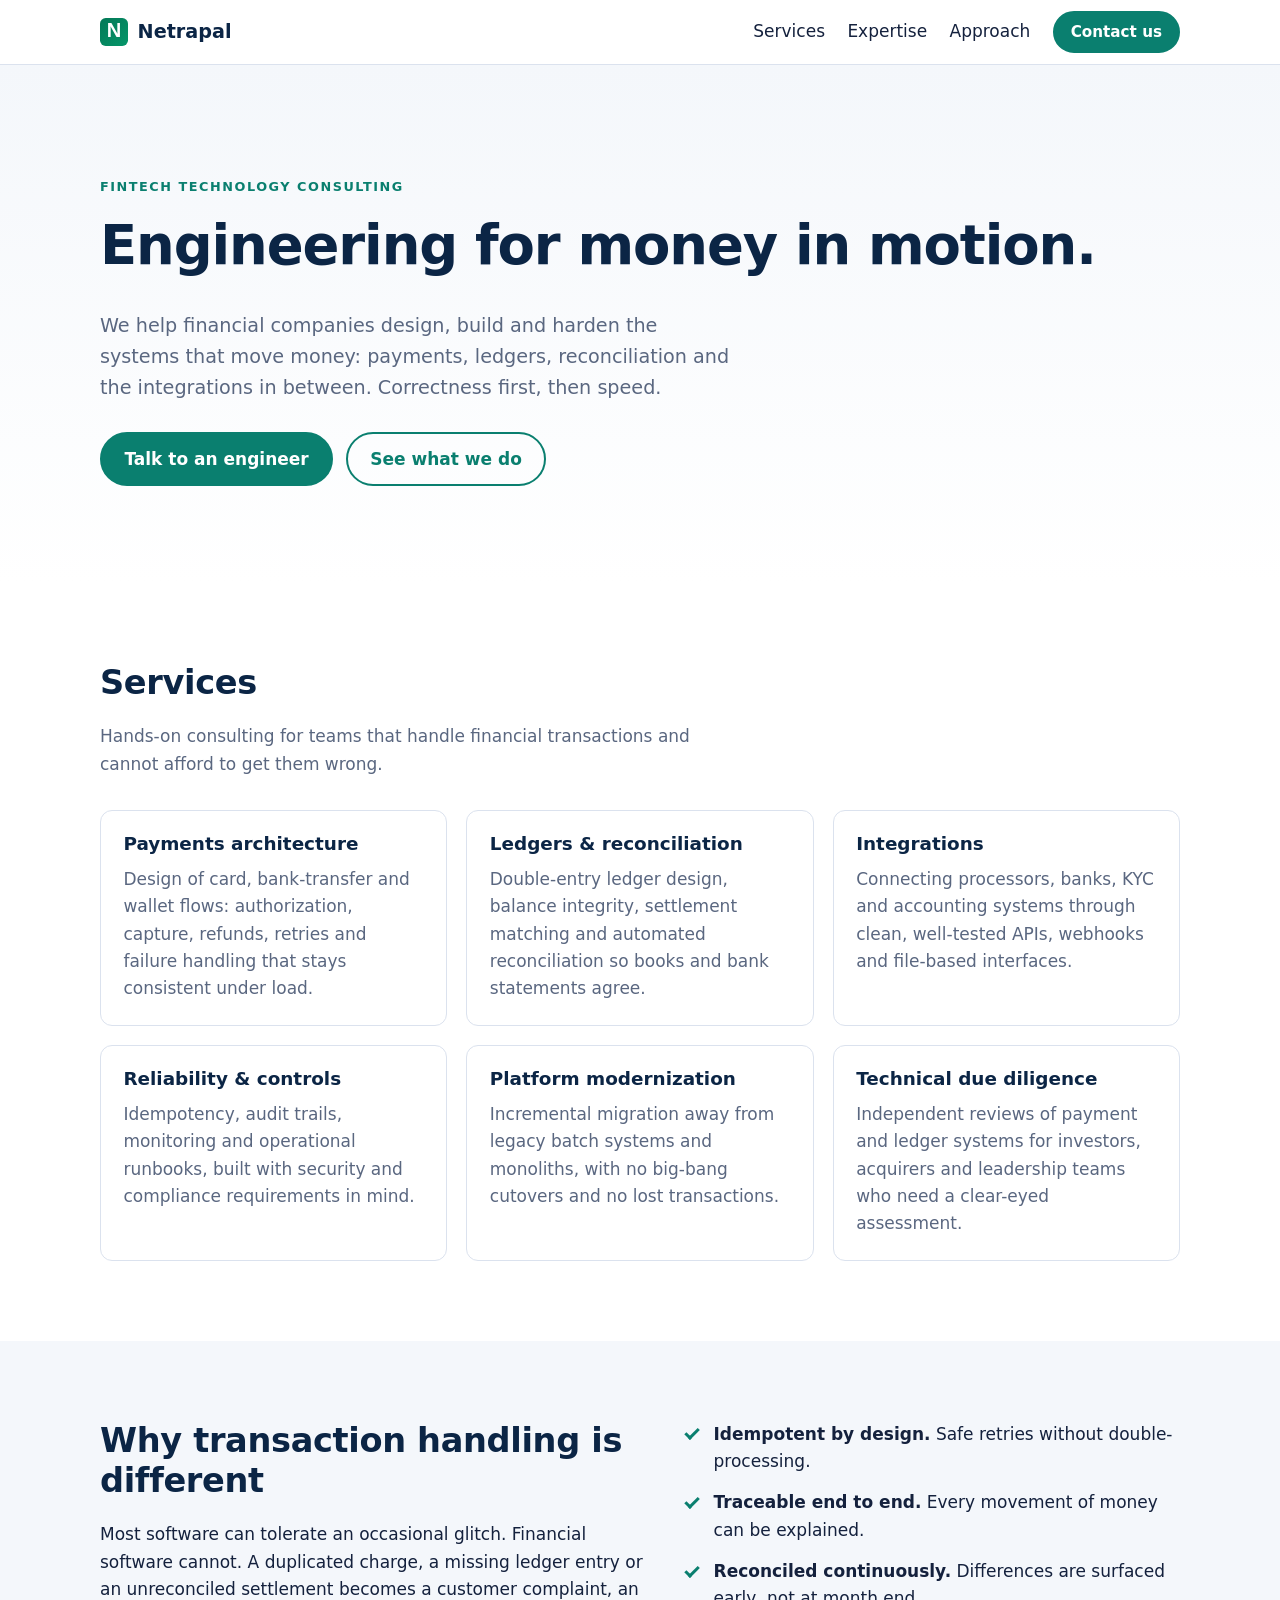
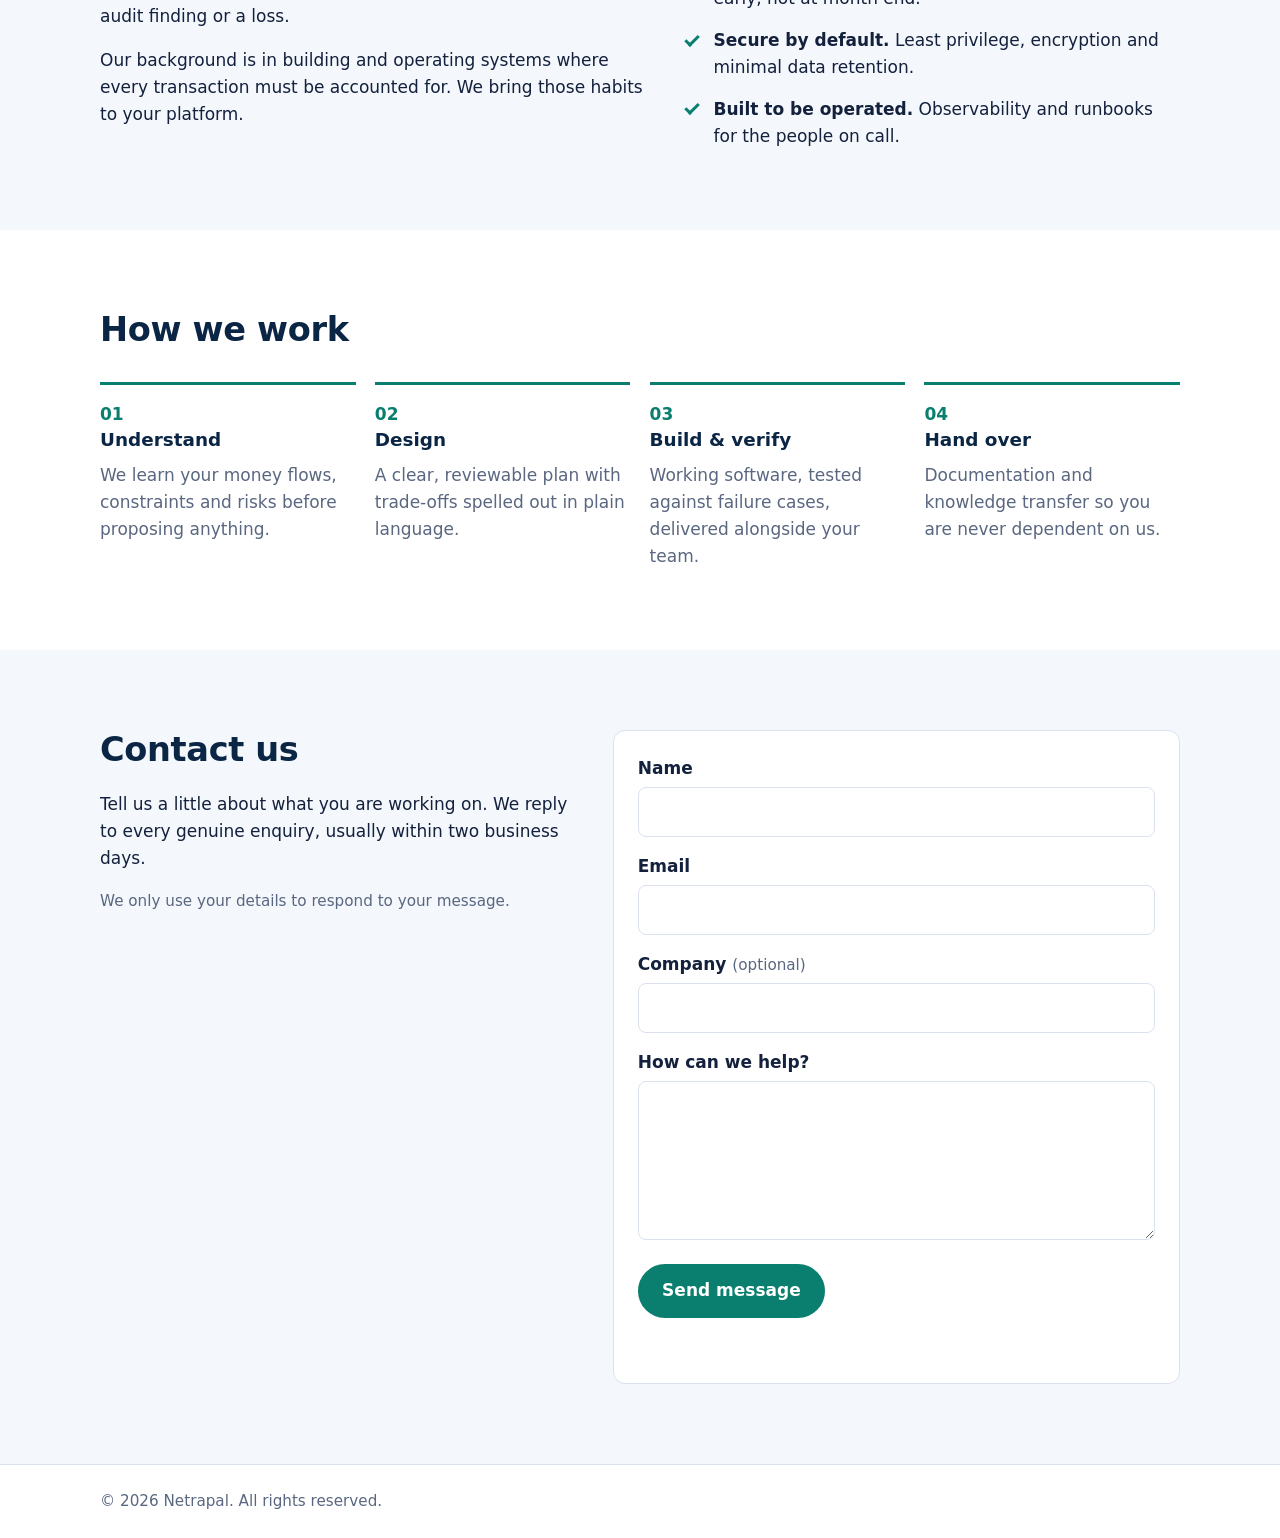
<file: test/index.html>
<!DOCTYPE html>
<html lang="en">
<head>
<meta charset="utf-8">
<meta name="viewport" content="width=device-width, initial-scale=1">
<title>Netrapal | FinTech Consulting for Payments &amp; Financial Transactions</title>
<meta name="description" content="Technology consulting for payments, ledgers and financial platforms. We design, build and harden systems that move money correctly.">
<meta name="theme-color" content="#0b2545">
<meta name="referrer" content="strict-origin-when-cross-origin">
<meta http-equiv="Content-Security-Policy" content="default-src 'none'; script-src 'self' https://challenges.cloudflare.com; style-src 'self'; img-src 'self' data:; connect-src 'self' https://challenges.cloudflare.com; frame-src https://challenges.cloudflare.com; form-action 'self'; base-uri 'self'">
<link rel="icon" href="./favicon.ico" sizes="32x32">
<link rel="icon" href="./favicon.svg" type="image/svg+xml">
<link rel="stylesheet" href="./styles.css">
<script src="./main.js" defer></script>
</head>
<body>
<a class="skip" href="#main">Skip to content</a>

<header class="site-header">
  <div class="container bar">
    <a class="brand" href="/" aria-label="Netrapal home">
      <img src="/favicon.svg" alt="" width="28" height="28">
      <span>Netrapal</span>
    </a>
    <button class="nav-toggle" type="button" aria-expanded="false" aria-controls="nav">Menu</button>
    <nav id="nav" class="nav" aria-label="Main">
      <a href="#services">Services</a>
      <a href="#expertise">Expertise</a>
      <a href="#approach">Approach</a>
      <a class="btn btn-small" href="#contact">Contact us</a>
    </nav>
  </div>
</header>

<main id="main">

  <section class="hero">
    <div class="container">
      <p class="eyebrow">FinTech technology consulting</p>
      <h1>Engineering for money in motion.</h1>
      <p class="lead">We help financial companies design, build and harden the systems that move money: payments, ledgers, reconciliation and the integrations in between. Correctness first, then speed.</p>
      <p class="cta-row">
        <a class="btn" href="#contact">Talk to an engineer</a>
        <a class="btn btn-ghost" href="#services">See what we do</a>
      </p>
    </div>
  </section>

  <section id="services" class="section">
    <div class="container">
      <h2>Services</h2>
      <p class="section-intro">Hands-on consulting for teams that handle financial transactions and cannot afford to get them wrong.</p>
      <div class="grid">
        <article class="card">
          <h3>Payments architecture</h3>
          <p>Design of card, bank-transfer and wallet flows: authorization, capture, refunds, retries and failure handling that stays consistent under load.</p>
        </article>
        <article class="card">
          <h3>Ledgers &amp; reconciliation</h3>
          <p>Double-entry ledger design, balance integrity, settlement matching and automated reconciliation so books and bank statements agree.</p>
        </article>
        <article class="card">
          <h3>Integrations</h3>
          <p>Connecting processors, banks, KYC and accounting systems through clean, well-tested APIs, webhooks and file-based interfaces.</p>
        </article>
        <article class="card">
          <h3>Reliability &amp; controls</h3>
          <p>Idempotency, audit trails, monitoring and operational runbooks, built with security and compliance requirements in mind.</p>
        </article>
        <article class="card">
          <h3>Platform modernization</h3>
          <p>Incremental migration away from legacy batch systems and monoliths, with no big-bang cutovers and no lost transactions.</p>
        </article>
        <article class="card">
          <h3>Technical due diligence</h3>
          <p>Independent reviews of payment and ledger systems for investors, acquirers and leadership teams who need a clear-eyed assessment.</p>
        </article>
      </div>
    </div>
  </section>

  <section id="expertise" class="section alt">
    <div class="container split">
      <div>
        <h2>Why transaction handling is different</h2>
        <p>Most software can tolerate an occasional glitch. Financial software cannot. A duplicated charge, a missing ledger entry or an unreconciled settlement becomes a customer complaint, an audit finding or a loss.</p>
        <p>Our background is in building and operating systems where every transaction must be accounted for. We bring those habits to your platform.</p>
      </div>
      <ul class="checks">
        <li><strong>Idempotent by design.</strong> Safe retries without double-processing.</li>
        <li><strong>Traceable end to end.</strong> Every movement of money can be explained.</li>
        <li><strong>Reconciled continuously.</strong> Differences are surfaced early, not at month end.</li>
        <li><strong>Secure by default.</strong> Least privilege, encryption and minimal data retention.</li>
        <li><strong>Built to be operated.</strong> Observability and runbooks for the people on call.</li>
      </ul>
    </div>
  </section>

  <section id="approach" class="section">
    <div class="container">
      <h2>How we work</h2>
      <ol class="steps">
        <li><h3>Understand</h3><p>We learn your money flows, constraints and risks before proposing anything.</p></li>
        <li><h3>Design</h3><p>A clear, reviewable plan with trade-offs spelled out in plain language.</p></li>
        <li><h3>Build &amp; verify</h3><p>Working software, tested against failure cases, delivered alongside your team.</p></li>
        <li><h3>Hand over</h3><p>Documentation and knowledge transfer so you are never dependent on us.</p></li>
      </ol>
    </div>
  </section>

  <section id="contact" class="section alt">
    <div class="container contact">
      <div>
        <h2>Contact us</h2>
        <p>Tell us a little about what you are working on. We reply to every genuine enquiry, usually within two business days.</p>
        <p class="muted">We only use your details to respond to your message.</p>
      </div>

      <form id="contact-form" class="form" action="/api/contact" method="post" novalidate>
        <div class="field">
          <label for="name">Name</label>
          <input id="name" name="name" type="text" autocomplete="name" maxlength="100" required>
        </div>
        <div class="field">
          <label for="email">Email</label>
          <input id="email" name="email" type="email" autocomplete="email" maxlength="254" required>
        </div>
        <div class="field">
          <label for="company">Company <span class="muted">(optional)</span></label>
          <input id="company" name="company" type="text" autocomplete="organization" maxlength="120">
        </div>
        <div class="field">
          <label for="message">How can we help?</label>
          <textarea id="message" name="message" rows="5" maxlength="4000" required></textarea>
        </div>

        <!-- Honeypot: hidden from people, tempting to bots -->
        <div class="hp" aria-hidden="true">
          <label for="website">Leave this field empty</label>
          <input id="website" name="website" type="text" tabindex="-1" autocomplete="off">
        </div>

        <!-- Turnstile loads on demand when the form is near the viewport.
             Replace the site key below with your own (see README). -->
        <div id="turnstile" data-sitekey="REPLACE_WITH_TURNSTILE_SITE_KEY"></div>

        <button class="btn" type="submit">Send message</button>
        <p id="form-status" class="status" role="status" aria-live="polite"></p>
        <noscript><p class="status error">The contact form needs JavaScript enabled. Please enable it and reload this page.</p></noscript>
      </form>
    </div>
  </section>

</main>

<footer class="site-footer">
  <div class="container">
    <p>&copy; <span id="year">2026</span> Netrapal. All rights reserved.</p>
  </div>
</footer>
</body>
</html>
</file>
<file: test/styles.css>
/* Netrapal: single stylesheet, system fonts, no external resources */

:root {
  --bg: #ffffff;
  --bg-alt: #f4f7fb;
  --text: #14213d;
  --muted: #5a6780;
  --border: #dbe2ee;
  --brand: #0b2545;
  --accent: #0a7f6f;
  --accent-hover: #086658;
  --on-accent: #ffffff;
  --card: #ffffff;
  --danger: #b3261e;
  --radius: 12px;
  --max: 1080px;
}

@media (prefers-color-scheme: dark) {
  :root {
    --bg: #0b1220;
    --bg-alt: #101a2e;
    --text: #e8edf7;
    --muted: #9aa8c2;
    --border: #243250;
    --brand: #e8edf7;
    --accent: #2bc4ad;
    --accent-hover: #4fd8c3;
    --on-accent: #06201b;
    --card: #121d33;
    --danger: #ff8a80;
  }
}

*, *::before, *::after { box-sizing: border-box; }

html { scroll-behavior: smooth; scroll-padding-top: 72px; }

body {
  margin: 0;
  font-family: system-ui, -apple-system, "Segoe UI", Roboto, "Helvetica Neue", Arial, sans-serif;
  font-size: 1.0625rem;
  line-height: 1.6;
  color: var(--text);
  background: var(--bg);
  -webkit-text-size-adjust: 100%;
}

img { max-width: 100%; height: auto; }

h1, h2, h3 { line-height: 1.2; margin: 0 0 .6em; color: var(--brand); }
h1 { font-size: clamp(2rem, 5vw + .5rem, 3.4rem); letter-spacing: -0.02em; }
h2 { font-size: clamp(1.5rem, 2.5vw + .8rem, 2.1rem); letter-spacing: -0.01em; }
h3 { font-size: 1.15rem; }
p { margin: 0 0 1em; }

a { color: var(--accent); }
a:hover { color: var(--accent-hover); }

:focus-visible { outline: 3px solid var(--accent); outline-offset: 2px; border-radius: 4px; }

.container { width: min(100% - 2rem, var(--max)); margin-inline: auto; }

.skip {
  position: absolute; left: -999px; top: 0;
  background: var(--accent); color: var(--on-accent);
  padding: .6rem 1rem; z-index: 100;
}
.skip:focus { left: 0; }

/* Header */
.site-header {
  position: sticky; top: 0; z-index: 50;
  background: var(--bg);
  border-bottom: 1px solid var(--border);
}
.bar { display: flex; align-items: center; justify-content: space-between; min-height: 64px; gap: 1rem; flex-wrap: wrap; }
.brand { display: inline-flex; align-items: center; gap: .6rem; font-weight: 700; font-size: 1.2rem; color: var(--brand); text-decoration: none; }
.nav { display: flex; align-items: center; gap: 1.4rem; }
.nav a:not(.btn) { color: var(--text); text-decoration: none; font-weight: 500; }
.nav a:not(.btn):hover { color: var(--accent); }

.nav-toggle {
  display: none;
  font: inherit; font-weight: 600;
  background: none; color: var(--text);
  border: 1px solid var(--border); border-radius: 8px;
  padding: .4rem .8rem; cursor: pointer;
}

/* Buttons */
.btn {
  display: inline-block;
  font: inherit; font-weight: 600;
  background: var(--accent); color: var(--on-accent);
  border: 2px solid var(--accent); border-radius: 999px;
  padding: .7rem 1.4rem;
  text-decoration: none; cursor: pointer;
  transition: background .15s, border-color .15s;
}
.btn:hover { background: var(--accent-hover); border-color: var(--accent-hover); color: var(--on-accent); }
.btn:disabled { opacity: .6; cursor: not-allowed; }
.btn-small { padding: .4rem 1rem; font-size: .95rem; }
.btn-ghost { background: transparent; color: var(--accent); }
.btn-ghost:hover { background: var(--accent); color: var(--on-accent); }

/* Hero */
.hero { padding: clamp(3rem, 9vw, 7rem) 0 clamp(2.5rem, 7vw, 5rem); background: linear-gradient(180deg, var(--bg-alt), var(--bg)); }
.eyebrow { text-transform: uppercase; letter-spacing: .12em; font-size: .8rem; font-weight: 700; color: var(--accent); margin-bottom: 1rem; }
.lead { font-size: 1.2rem; color: var(--muted); max-width: 40rem; }
.cta-row { display: flex; gap: .8rem; flex-wrap: wrap; margin-top: 1.8rem; }

/* Sections */
.section { padding: clamp(3rem, 7vw, 5rem) 0; }
.section.alt { background: var(--bg-alt); }
.section-intro { color: var(--muted); max-width: 40rem; margin-bottom: 2rem; }
.muted { color: var(--muted); font-size: .95rem; font-weight: 400; }

.grid { display: grid; gap: 1.2rem; grid-template-columns: repeat(auto-fit, minmax(260px, 1fr)); }
.card {
  background: var(--card);
  border: 1px solid var(--border);
  border-radius: var(--radius);
  padding: 1.4rem;
}
.card p { margin: 0; color: var(--muted); }

.split { display: grid; gap: 2.5rem; grid-template-columns: 1fr; align-items: start; }
.checks { list-style: none; margin: 0; padding: 0; display: grid; gap: .9rem; }
.checks li { padding-left: 1.8rem; position: relative; }
.checks li::before {
  content: ""; position: absolute; left: 0; top: .45em;
  width: .9rem; height: .5rem;
  border-left: 3px solid var(--accent); border-bottom: 3px solid var(--accent);
  transform: rotate(-45deg);
}

.steps { list-style: none; margin: 2rem 0 0; padding: 0; display: grid; gap: 1.2rem; grid-template-columns: repeat(auto-fit, minmax(220px, 1fr)); counter-reset: step; }
.steps li { counter-increment: step; border-top: 3px solid var(--accent); padding-top: 1rem; }
.steps li::before { content: "0" counter(step); font-weight: 700; color: var(--accent); }
.steps p { color: var(--muted); margin: 0; }

/* Contact */
.contact { display: grid; gap: 2.5rem; grid-template-columns: 1fr; }
.form { background: var(--card); border: 1px solid var(--border); border-radius: var(--radius); padding: 1.5rem; }
.field { margin-bottom: 1rem; }
.field label { display: block; font-weight: 600; margin-bottom: .3rem; }
input[type="text"], input[type="email"], textarea {
  width: 100%;
  font: inherit; color: var(--text);
  background: var(--bg);
  border: 1px solid var(--border); border-radius: 8px;
  padding: .65rem .8rem;
}
textarea { resize: vertical; min-height: 8rem; }
input:focus, textarea:focus { border-color: var(--accent); }
.hp { position: absolute; left: -9999px; width: 1px; height: 1px; overflow: hidden; }
#turnstile { min-height: 0; margin: 0 0 1rem; }
.status { margin: 1rem 0 0; font-weight: 500; min-height: 1.5em; }
.status.ok { color: var(--accent); }
.status.error { color: var(--danger); }

/* Footer */
.site-footer { border-top: 1px solid var(--border); padding: 1.5rem 0; color: var(--muted); font-size: .95rem; }
.site-footer p { margin: 0; }

/* Larger screens */
@media (min-width: 800px) {
  .split { grid-template-columns: 1.1fr 1fr; }
  .contact { grid-template-columns: 1fr 1.2fr; }
}

/* Mobile nav (only collapses when JS is available) */
@media (max-width: 680px) {
  .js .nav-toggle { display: inline-block; }
  .js .nav { display: none; width: 100%; flex-direction: column; align-items: flex-start; gap: .8rem; padding: .5rem 0 1rem; }
  .js .nav.open { display: flex; }
  .nav { width: 100%; flex-wrap: wrap; gap: .8rem 1.2rem; padding-bottom: .8rem; }
}

@media (prefers-reduced-motion: reduce) {
  html { scroll-behavior: auto; }
  .btn { transition: none; }
}
</file>
